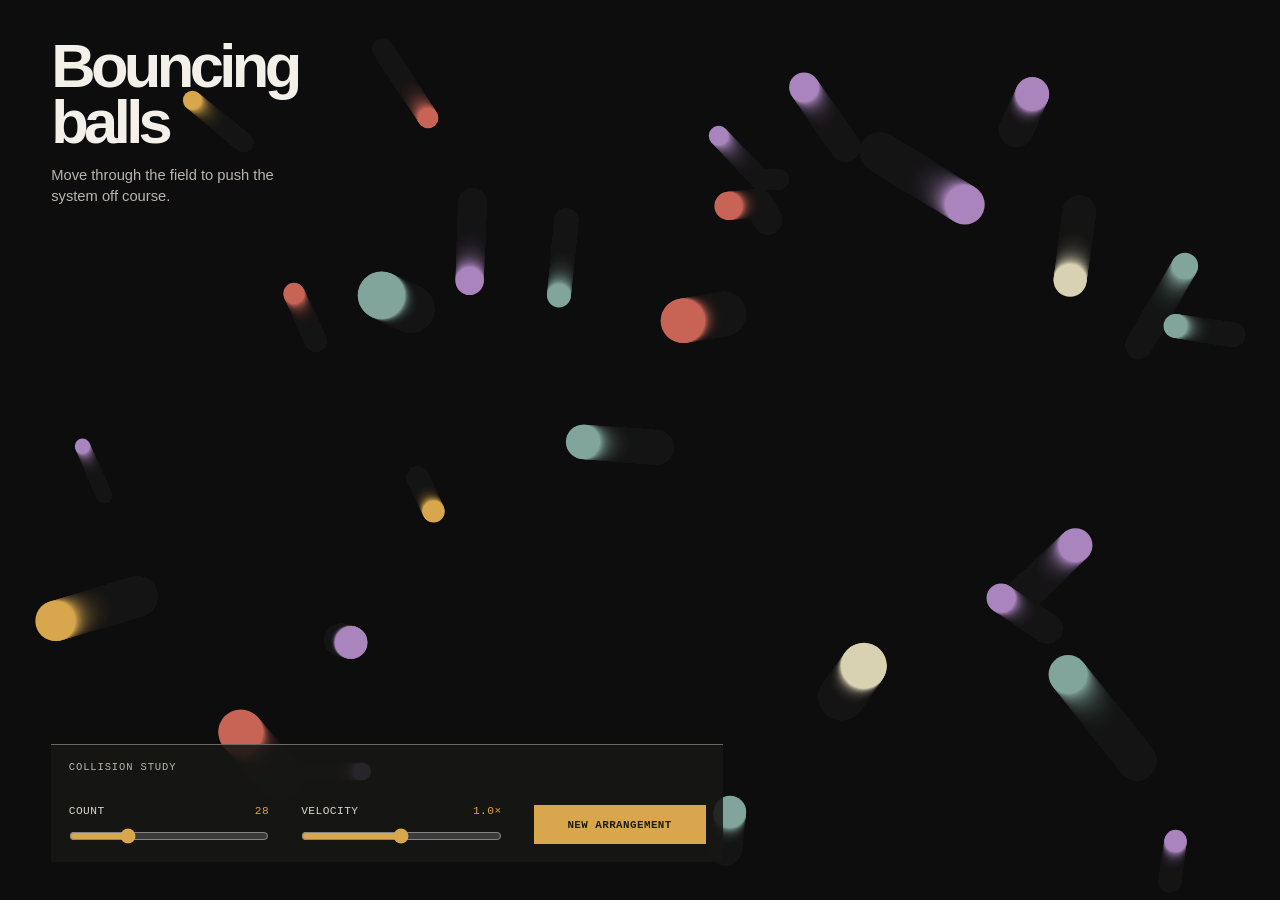
<file: bouncing-balls/index.html>
<!doctype html>
<html lang="en">
  <head>
    <meta charset="UTF-8" />
    <meta name="viewport" content="width=device-width, initial-scale=1.0" />
    <title>Bouncing Balls</title>
    <link rel="stylesheet" href="style.css" />
  </head>
  <body>
    <canvas id="canvas1" aria-label="Interactive bouncing ball simulation"></canvas>

    <header class="masthead">
      <h1>Bouncing balls</h1>
      <p>Move through the field to push the system off course.</p>
    </header>

    <main class="control-deck" aria-label="Simulation controls">
      <p class="deck-note">Collision study</p>
      <div class="controls">
        <label>
          <span>Count <output id="countOutput">28</output></span>
          <input id="countControl" type="range" min="8" max="80" value="28" />
        </label>
        <label>
          <span>Velocity <output id="speedOutput">1.0×</output></span>
          <input id="speedControl" type="range" min="0" max="2" value="1" step="0.1" />
        </label>
      </div>
      <button id="resetButton" type="button">New arrangement</button>
    </main>

    <script src="script.js"></script>
  </body>
</html>
</file>
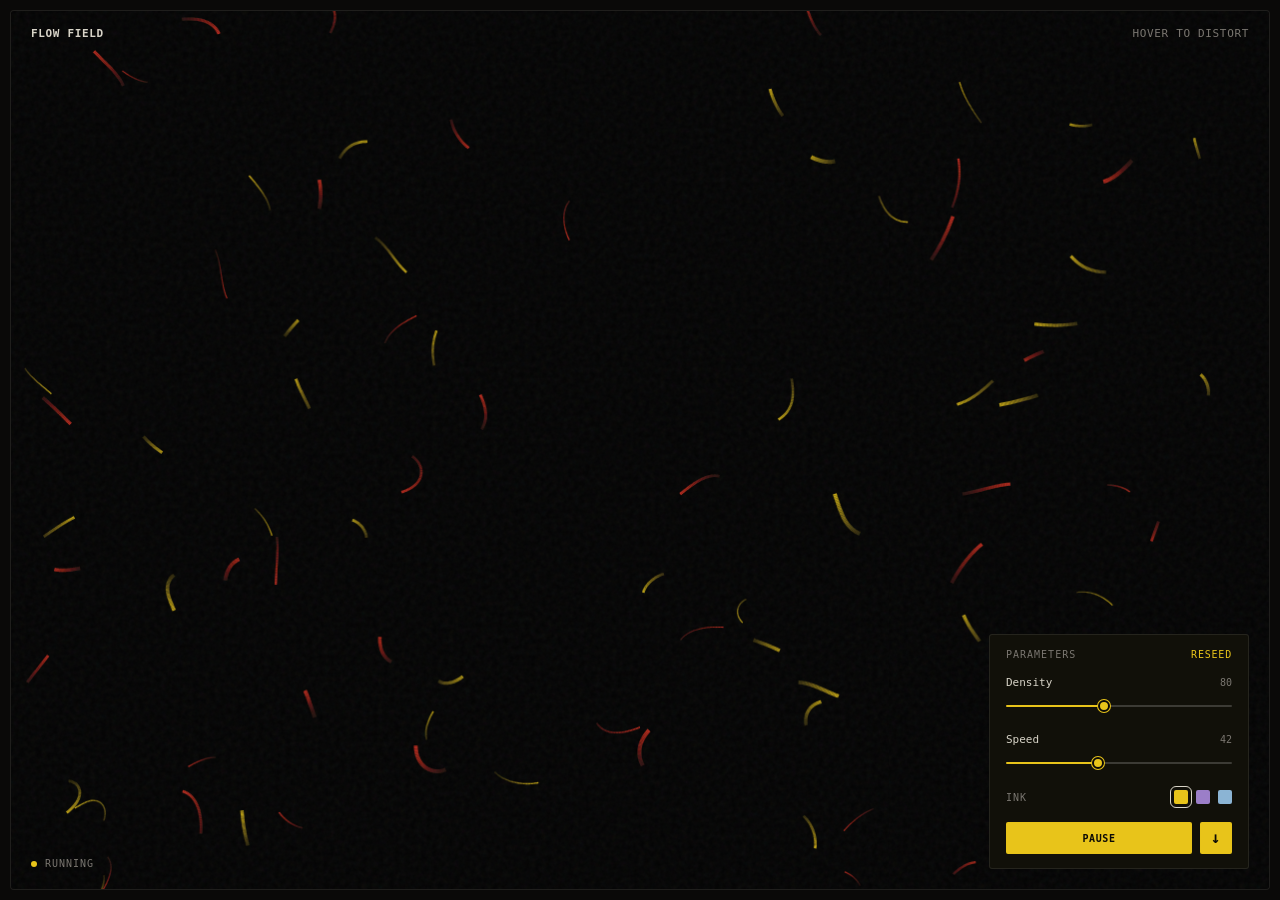
<file: flow-field/index.html>
<!doctype html>
<html lang="en">
  <head>
    <meta charset="UTF-8" />
    <meta name="viewport" content="width=device-width, initial-scale=1.0" />
    <meta name="theme-color" content="#0c1012" />
    <title>Flow Field</title>
    <link rel="stylesheet" href="style.css" />
  </head>
  <body>
    <main class="app-shell">
      <section class="artboard" aria-label="Interactive flow field">
        <canvas id="field" aria-label="Animated flow field"></canvas>
        <div class="grain" aria-hidden="true"></div>

        <header class="masthead">
          <span class="brand">Flow Field</span>
          <span class="instruction">hover to distort</span>
        </header>

        <div class="status" aria-live="polite">
          <span class="pulse" aria-hidden="true"></span>
          <span id="status-text">running</span>
        </div>

        <aside class="control-panel" aria-label="Flow controls">
          <div class="panel-heading">
            <span>Parameters</span>
            <button id="reseed" class="text-button" type="button">Reseed</button>
          </div>

          <label class="control-row" for="density">
            <span>Density <output id="density-value">80</output></span>
            <input id="density" type="range" min="20" max="160" value="80" />
          </label>

          <label class="control-row" for="speed">
            <span>Speed <output id="speed-value">42</output></span>
            <input id="speed" type="range" min="10" max="90" value="42" />
          </label>

          <div class="palette-control">
            <span>Ink</span>
            <div class="palette-options" role="group" aria-label="Color palette">
              <button class="swatch active" data-palette="riso"   type="button" aria-label="Riso palette"></button>
              <button class="swatch offset" data-palette="offset" type="button" aria-label="Offset palette"></button>
              <button class="swatch litho"  data-palette="litho"  type="button" aria-label="Litho palette"></button>
            </div>
          </div>

          <div class="panel-actions">
            <button id="pause" class="action-button" type="button" aria-pressed="false">Pause</button>
            <button id="export" class="icon-button" type="button" aria-label="Download field image" title="Download">↓</button>
          </div>
        </aside>
      </section>
    </main>
    <script src="script.js"></script>
  </body>
</html>
</file>
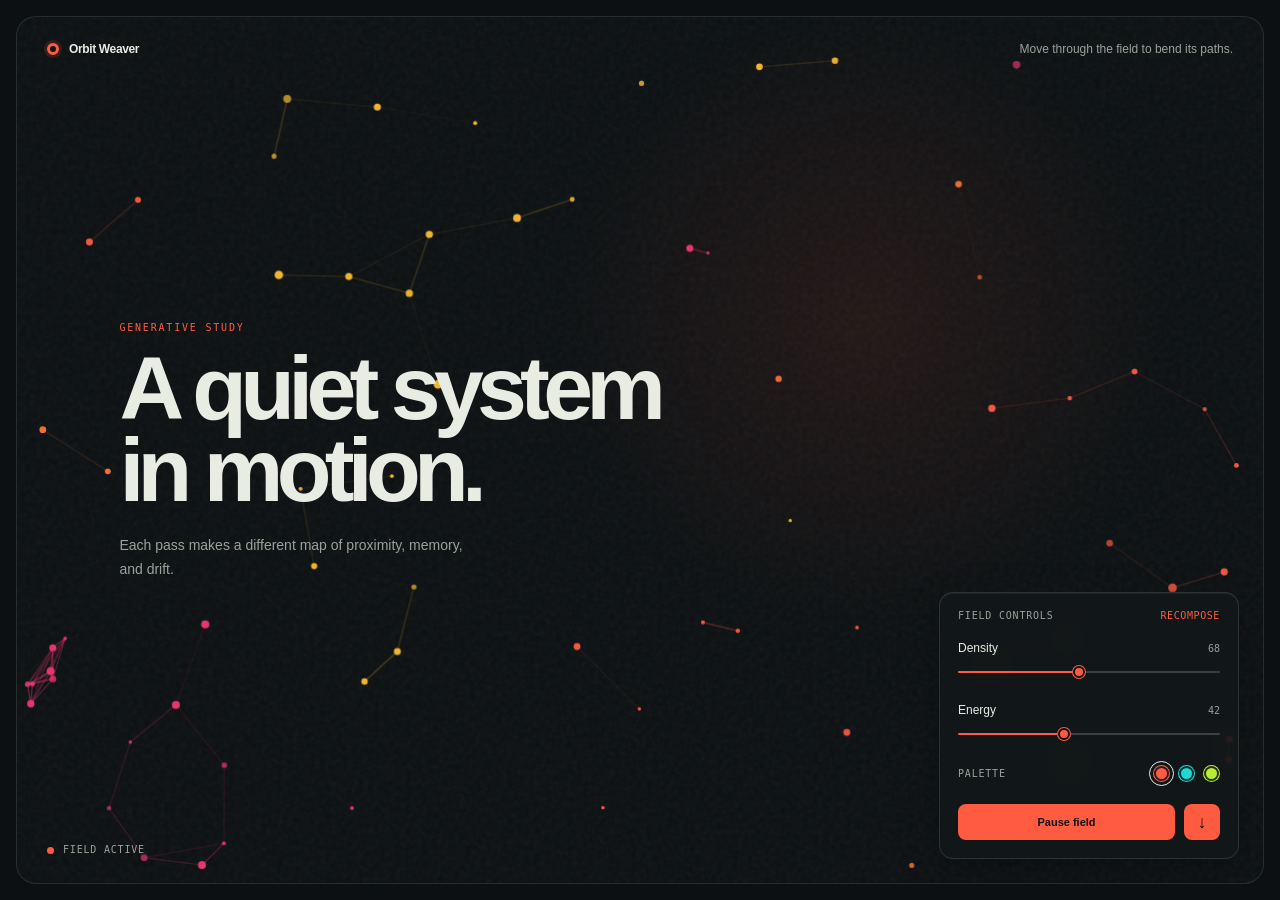
<file: orbit-weaver/index.html>
<!doctype html>
<html lang="en">
  <head>
    <meta charset="UTF-8" />
    <meta name="viewport" content="width=device-width, initial-scale=1.0" />
    <meta name="theme-color" content="#0c1012" />
    <title>Orbit Weaver</title>
    <link rel="stylesheet" href="style.css" />
  </head>
  <body>
    <main class="app-shell">
      <section class="artboard" aria-label="Interactive particle field">
        <canvas id="field" aria-label="Animated orbit field"></canvas>
        <div class="grain" aria-hidden="true"></div>

        <header class="masthead">
          <a class="brand" href="." aria-label="Orbit Weaver home">
            <span class="brand-mark" aria-hidden="true"></span>
            <span>Orbit Weaver</span>
          </a>
          <p class="instruction">Move through the field to bend its paths.</p>
        </header>

        <section class="title-block" aria-labelledby="art-title">
          <p class="eyebrow">Generative study</p>
          <h1 id="art-title">A quiet system<br />in motion.</h1>
          <p>Each pass makes a different map of proximity, memory, and drift.</p>
        </section>

        <div class="status" aria-live="polite">
          <span class="pulse" aria-hidden="true"></span>
          <span id="status-text">Field active</span>
        </div>

        <aside class="control-panel" aria-label="Field controls">
          <div class="panel-heading">
            <span>Field controls</span>
            <button id="randomize" class="text-button" type="button">Recompose</button>
          </div>

          <label class="control-row" for="density">
            <span>Density <output id="density-value">68</output></span>
            <input id="density" type="range" min="24" max="120" value="68" />
          </label>

          <label class="control-row" for="energy">
            <span>Energy <output id="energy-value">42</output></span>
            <input id="energy" type="range" min="10" max="90" value="42" />
          </label>

          <div class="palette-control">
            <span>Palette</span>
            <div class="palette-options" role="group" aria-label="Color palette">
              <button class="swatch active" data-palette="ember" type="button" aria-label="Ember palette"></button>
              <button class="swatch tide" data-palette="tide" type="button" aria-label="Tide palette"></button>
              <button class="swatch moss" data-palette="moss" type="button" aria-label="Moss palette"></button>
            </div>
          </div>

          <div class="panel-actions">
            <button id="pause" class="action-button" type="button" aria-pressed="false">Pause field</button>
            <button id="export" class="icon-button" type="button" aria-label="Download field image" title="Download field image">↓</button>
          </div>
        </aside>
      </section>
    </main>
    <script src="script.js"></script>
  </body>
</html>
</file>
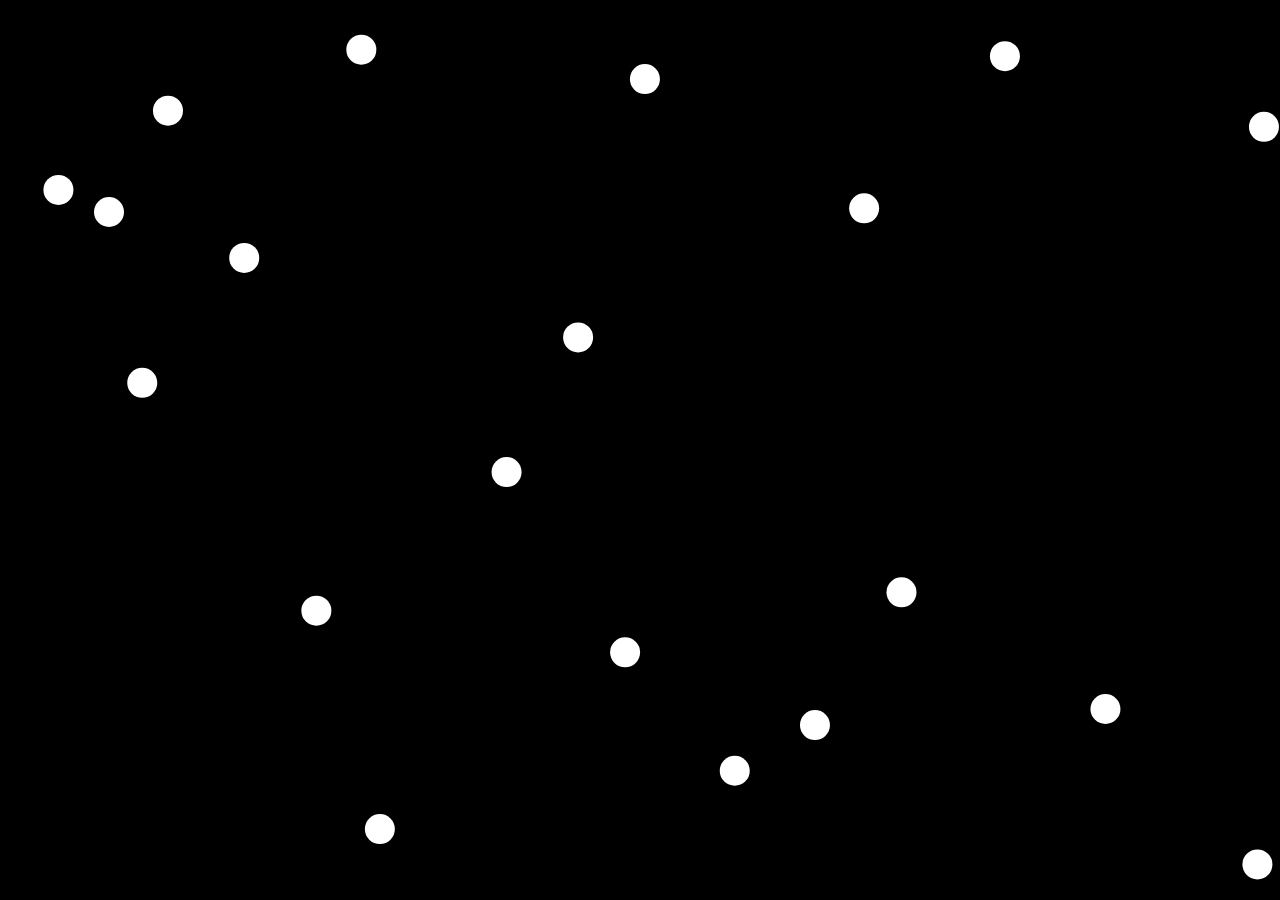
<file: particles/index.html>
<!doctype html>
<html lang="en">
  <head>
    <meta charset="UTF-8" />
    <meta name="viewport" content="width=device-width, initial-scale=1.0" />
    <title>Particles</title>
    <link rel="stylesheet" href="style.css" />
  </head>
  <body>
    <canvas id="canvas1"></canvas>
    <script src="script.js"></script>
  </body>
</html>
</file>
<file: bouncing-balls/style.css>
* {
  box-sizing: border-box;
  margin: 0;
  padding: 0;
}

body {
  min-height: 100dvh;
  overflow: hidden;
  background: #171715;
  color: #f2f0e8;
  font-family: Arial, Helvetica, sans-serif;
}

#canvas1 {
  display: block;
  height: 100dvh;
  width: 100vw;
  background: #171715;
}

.masthead {
  position: fixed;
  z-index: 1;
  top: clamp(1.25rem, 3vw, 2.75rem);
  left: clamp(1.25rem, 4vw, 4.5rem);
  max-width: 23rem;
}

h1 {
  font-size: clamp(2.15rem, 4.8vw, 4.6rem);
  font-weight: 700;
  letter-spacing: -0.075em;
  line-height: 0.9;
  text-wrap: balance;
}

.masthead p {
  max-width: 17rem;
  margin-top: 1rem;
  color: #b8b6ad;
  font-size: 0.92rem;
  line-height: 1.45;
}

.control-deck {
  position: fixed;
  z-index: 1;
  bottom: clamp(1.25rem, 3vw, 2.75rem);
  left: clamp(1.25rem, 4vw, 4.5rem);
  display: grid;
  grid-template-columns: minmax(8rem, 1fr) minmax(8rem, 1fr) auto;
  align-items: end;
  gap: 2rem;
  width: min(42rem, calc(100vw - 2.5rem));
  padding: 1rem 1.1rem 1.1rem;
  border-top: 1px solid #6b6961;
  background: rgb(23 23 21 / 88%);
}

.deck-note {
  grid-column: 1 / -1;
  color: #b8b6ad;
  font-family: "Courier New", monospace;
  font-size: 0.66rem;
  letter-spacing: 0.08em;
  text-transform: uppercase;
}

.controls {
  display: contents;
}

label {
  display: grid;
  gap: 0.7rem;
}

label span {
  display: flex;
  justify-content: space-between;
  color: #d8d6cc;
  font-family: "Courier New", monospace;
  font-size: 0.7rem;
  letter-spacing: 0.04em;
  text-transform: uppercase;
}

output { color: #d8a74d; }

input[type="range"] {
  width: 100%;
  accent-color: #d8a74d;
  cursor: pointer;
}

button {
  min-width: 10.75rem;
  padding: 0.78rem 0.9rem;
  border: 1px solid #d8a74d;
  border-radius: 0;
  background: #d8a74d;
  color: #211c12;
  font: 700 0.68rem "Courier New", monospace;
  letter-spacing: 0.04em;
  text-transform: uppercase;
  cursor: pointer;
  transition: background 150ms ease, color 150ms ease, transform 150ms ease;
}

button:hover {
  background: #f2f0e8;
  border-color: #f2f0e8;
  color: #171715;
}

button:focus-visible,
input:focus-visible {
  outline: 2px solid #f2f0e8;
  outline-offset: 3px;
}

button:active { transform: translateY(1px) scale(0.98); }

@media (prefers-reduced-motion: reduce) {
  button { transition: none; }
}

@media (max-width: 700px) {
  .masthead { max-width: 17rem; }

  h1 { font-size: clamp(2.15rem, 12vw, 3.45rem); }

  .control-deck {
    grid-template-columns: 1fr 1fr;
    gap: 1.1rem;
  }

  button {
    grid-column: 1 / -1;
    width: 100%;
  }
}
</file>
<file: flow-field/style.css>
:root {
  color-scheme: dark;
  --ink: #d8d4c8;
  --muted: #7a7670;
  --surface: #0a0908;
  --panel: #111009;
  --line: rgba(216, 212, 200, 0.1);
  --accent: #e8c41a;
  --accent-rgb: 232, 196, 26;
}

* { box-sizing: border-box; }

body {
  margin: 0;
  min-width: 320px;
  background: var(--surface);
  color: var(--ink);
  font-family: ui-monospace, "SFMono-Regular", "Menlo", monospace;
}

button, input { font: inherit; }
button { cursor: pointer; }

.app-shell { min-height: 100dvh; padding: 10px; }

.artboard {
  isolation: isolate;
  position: relative;
  overflow: hidden;
  min-height: calc(100dvh - 20px);
  border: 1px solid var(--line);
  border-radius: 4px;
  background: #0a0908;
}

#field { position: absolute; inset: 0; width: 100%; height: 100%; }

.grain {
  pointer-events: none;
  position: absolute;
  inset: 0;
  z-index: 3;
  opacity: 0.09;
  background-image: url("data:image/svg+xml,%3Csvg viewBox='0 0 180 180' xmlns='http://www.w3.org/2000/svg'%3E%3Cfilter id='n'%3E%3CfeTurbulence type='fractalNoise' baseFrequency='.9' numOctaves='3' stitchTiles='stitch'/%3E%3C/filter%3E%3Crect width='100%25' height='100%25' filter='url(%23n)' opacity='.58'/%3E%3C/svg%3E");
}

.masthead, .title-block, .status, .control-panel { position: absolute; z-index: 4; }

.masthead {
  top: 0; left: 0; right: 0;
  display: flex; justify-content: space-between; align-items: center;
  padding: 16px 20px;
  font-size: 11px;
  letter-spacing: 0.06em;
  text-transform: uppercase;
}

.brand { color: var(--ink); font-weight: 700; }
.instruction { color: var(--muted); }

.status { left: 20px; bottom: 20px; display: flex; align-items: center; gap: 8px; color: var(--muted); font-size: 10px; letter-spacing: 0.1em; text-transform: uppercase; }
.pulse { width: 6px; height: 6px; border-radius: 50%; background: var(--accent); }

.control-panel {
  right: 20px; bottom: 20px; width: min(260px, calc(100% - 40px));
  padding: 14px 16px;
  border: 1px solid var(--line); border-radius: 3px;
  background: var(--panel);
}

.panel-heading, .palette-control, .panel-actions, .control-row span { display: flex; align-items: center; justify-content: space-between; }
.panel-heading, .palette-control > span { font-size: 10px; color: var(--muted); letter-spacing: 0.1em; text-transform: uppercase; }
.text-button { padding: 0; border: 0; background: none; color: var(--accent); font: inherit; font-size: 10px; letter-spacing: 0.08em; text-transform: uppercase; }
.control-row { display: block; margin-top: 16px; color: var(--ink); font-size: 11px; }
.control-row output { color: var(--muted); font-size: 10px; }
input[type="range"] { appearance: none; width: 100%; height: 16px; margin: 9px 0 0; background: transparent; }
input[type="range"]::-webkit-slider-runnable-track { height: 2px; border-radius: 999px; background: linear-gradient(90deg, var(--accent) var(--value, 50%), rgba(255,255,255,0.18) var(--value, 50%)); }
input[type="range"]::-webkit-slider-thumb { appearance: none; width: 12px; height: 12px; margin-top: -5px; border: 2px solid var(--surface); border-radius: 50%; background: var(--accent); box-shadow: 0 0 0 1px var(--accent); }
.palette-control { margin-top: 16px; }
.palette-options { display: flex; gap: 8px; }
.swatch { width: 14px; height: 14px; padding: 0; border: none; border-radius: 2px; background: #e8c41a; }
.swatch.offset { background: #9b7ec8; }
.swatch.litho  { background: #8bb4d4; }
.swatch.active { outline: 1px solid var(--ink); outline-offset: 3px; }
.panel-actions { gap: 8px; margin-top: 18px; }
.action-button, .icon-button { border: 1px solid rgba(var(--accent-rgb), 0.6); background: var(--accent); color: #0c0b06; font-weight: 700; letter-spacing: 0.06em; text-transform: uppercase; transition: filter 120ms ease; }
.action-button { flex: 1; min-height: 32px; border-radius: 2px; font-size: 10px; }
.icon-button { width: 32px; height: 32px; border-radius: 2px; font-size: 16px; line-height: 1; }
.action-button:hover, .icon-button:hover, .text-button:hover { filter: brightness(1.1); }
button:focus-visible, input:focus-visible { outline: 2px solid var(--ink); outline-offset: 3px; }

@media (max-width: 600px) {
  .app-shell { padding: 6px; }
  .artboard { min-height: calc(100dvh - 12px); }
  .instruction { display: none; }
  .status { bottom: 210px; }
  .control-panel { right: 10px; bottom: 10px; width: calc(100% - 20px); }
}

@media (prefers-reduced-motion: reduce) { *, *::before, *::after { scroll-behavior: auto !important; transition-duration: 0.01ms !important; } }
</file>
<file: orbit-weaver/style.css>
:root {
  color-scheme: dark;
  --ink: #e9ece2;
  --muted: #9ba29a;
  --dim: #626b64;
  --surface: #0c1012;
  --panel: rgba(18, 24, 25, 0.72);
  --line: rgba(233, 236, 226, 0.13);
  --accent: #ff5b41;
  --accent-rgb: 255, 91, 65;
}

* { box-sizing: border-box; }

body {
  margin: 0;
  min-width: 320px;
  background: var(--surface);
  color: var(--ink);
  font-family: ui-rounded, "Avenir Next", Avenir, "Segoe UI", sans-serif;
}

button, input { font: inherit; }
button { cursor: pointer; }

.app-shell { min-height: 100dvh; padding: 16px; }

.artboard {
  isolation: isolate;
  position: relative;
  overflow: hidden;
  min-height: calc(100dvh - 32px);
  border: 1px solid var(--line);
  border-radius: 20px;
  background: radial-gradient(circle at 68% 35%, rgba(var(--accent-rgb), 0.09), transparent 30%), #0c1012;
}

#field { position: absolute; inset: 0; width: 100%; height: 100%; }

.grain {
  pointer-events: none;
  position: absolute;
  inset: 0;
  z-index: 3;
  opacity: 0.09;
  background-image: url("data:image/svg+xml,%3Csvg viewBox='0 0 180 180' xmlns='http://www.w3.org/2000/svg'%3E%3Cfilter id='n'%3E%3CfeTurbulence type='fractalNoise' baseFrequency='.9' numOctaves='3' stitchTiles='stitch'/%3E%3C/filter%3E%3Crect width='100%25' height='100%25' filter='url(%23n)' opacity='.58'/%3E%3C/svg%3E");
}

.masthead, .title-block, .status, .control-panel { position: absolute; z-index: 4; }

.masthead {
  top: 0; left: 0; right: 0;
  display: flex; justify-content: space-between; align-items: center;
  padding: 25px 30px;
  font-size: 12px;
}

.brand { display: inline-flex; align-items: center; gap: 10px; color: var(--ink); text-decoration: none; font-weight: 700; letter-spacing: -0.03em; }
.brand-mark { width: 12px; height: 12px; border: 3px solid var(--accent); border-radius: 50%; box-shadow: 0 0 0 3px rgba(var(--accent-rgb), 0.15); }
.instruction { margin: 0; color: var(--muted); }

.title-block { left: clamp(24px, 8vw, 124px); top: 50%; width: min(570px, calc(100% - 48px)); transform: translateY(-49%); }
.eyebrow { margin: 0 0 15px; color: var(--accent); font: 500 10px/1 ui-monospace, "SFMono-Regular", monospace; letter-spacing: 0.18em; text-transform: uppercase; }
h1 { max-width: 650px; margin: 0; font-size: clamp(44px, 7vw, 104px); font-weight: 600; letter-spacing: -0.075em; line-height: 0.91; }
.title-block > p:last-child { max-width: 370px; margin: 23px 0 0; color: var(--muted); font-size: 14px; line-height: 1.7; }

.status { left: 30px; bottom: 28px; display: flex; align-items: center; gap: 9px; color: var(--muted); font: 10px/1 ui-monospace, "SFMono-Regular", monospace; letter-spacing: 0.08em; text-transform: uppercase; }
.pulse { width: 7px; height: 7px; border-radius: 50%; background: var(--accent); }

.control-panel {
  right: 24px; bottom: 24px; width: min(300px, calc(100% - 48px));
  padding: 18px;
  border: 1px solid var(--line); border-radius: 14px;
  background: var(--panel); backdrop-filter: blur(16px);
  box-shadow: inset 0 1px 0 rgba(255,255,255,0.05), 0 14px 45px rgba(0,0,0,0.2);
}

.panel-heading, .palette-control, .panel-actions, .control-row span { display: flex; align-items: center; justify-content: space-between; }
.panel-heading, .palette-control > span { font: 500 10px/1 ui-monospace, "SFMono-Regular", monospace; color: var(--muted); letter-spacing: 0.08em; text-transform: uppercase; }
.text-button { padding: 0; border: 0; background: none; color: var(--accent); font: 500 10px/1 ui-monospace, "SFMono-Regular", monospace; letter-spacing: 0.06em; text-transform: uppercase; }
.control-row { display: block; margin-top: 20px; color: var(--ink); font-size: 12px; }
.control-row output { color: var(--muted); font: 10px ui-monospace, "SFMono-Regular", monospace; }
input[type="range"] { appearance: none; width: 100%; height: 16px; margin: 9px 0 0; background: transparent; }
input[type="range"]::-webkit-slider-runnable-track { height: 2px; border-radius: 999px; background: linear-gradient(90deg, var(--accent) var(--value, 50%), rgba(255,255,255,0.18) var(--value, 50%)); }
input[type="range"]::-webkit-slider-thumb { appearance: none; width: 12px; height: 12px; margin-top: -5px; border: 2px solid var(--surface); border-radius: 50%; background: var(--accent); box-shadow: 0 0 0 1px var(--accent); }
.palette-control { margin-top: 20px; }
.palette-options { display: flex; gap: 8px; }
.swatch { width: 17px; height: 17px; padding: 0; border: 1px solid transparent; border-radius: 50%; background: #ff5b41; box-shadow: inset 0 0 0 2px rgba(12,16,18,0.85); }
.swatch.tide { background: #1ed8d3; }
.swatch.moss { background: #b7ef30; }
.swatch.active { outline: 1px solid var(--ink); outline-offset: 3px; }
.panel-actions { gap: 9px; margin-top: 22px; }
.action-button, .icon-button { border: 1px solid rgba(var(--accent-rgb), 0.75); background: var(--accent); color: #14110f; font-weight: 700; transition: transform 180ms ease, filter 180ms ease; }
.action-button { flex: 1; min-height: 36px; border-radius: 8px; font-size: 11px; }
.icon-button { width: 36px; height: 36px; border-radius: 8px; font-size: 18px; line-height: 1; }
.action-button:hover, .icon-button:hover, .text-button:hover { filter: brightness(1.12); }
.action-button:active, .icon-button:active { transform: scale(0.97); }
button:focus-visible, input:focus-visible { outline: 2px solid var(--ink); outline-offset: 3px; }

@media (max-width: 700px) {
  .app-shell { padding: 8px; }
  .artboard { min-height: calc(100dvh - 16px); border-radius: 14px; }
  .masthead { padding: 19px 18px; }
  .instruction { display: none; }
  .title-block { top: 31%; left: 22px; transform: none; }
  h1 { font-size: clamp(44px, 14vw, 67px); }
  .title-block > p:last-child { max-width: 290px; font-size: 13px; }
  .status { left: 20px; bottom: 246px; }
  .control-panel { right: 12px; bottom: 12px; width: calc(100% - 24px); }
}

@media (prefers-reduced-motion: reduce) { *, *::before, *::after { scroll-behavior: auto !important; transition-duration: 0.01ms !important; } }
</file>
<file: particles/style.css>
* {
  margin: 0;
  padding: 0;
  box-sizing: border-box;
}

#canvas1 {
  background-color: black;
  position: absolute;
  top: 0;
  left: 0;
}
</file>
